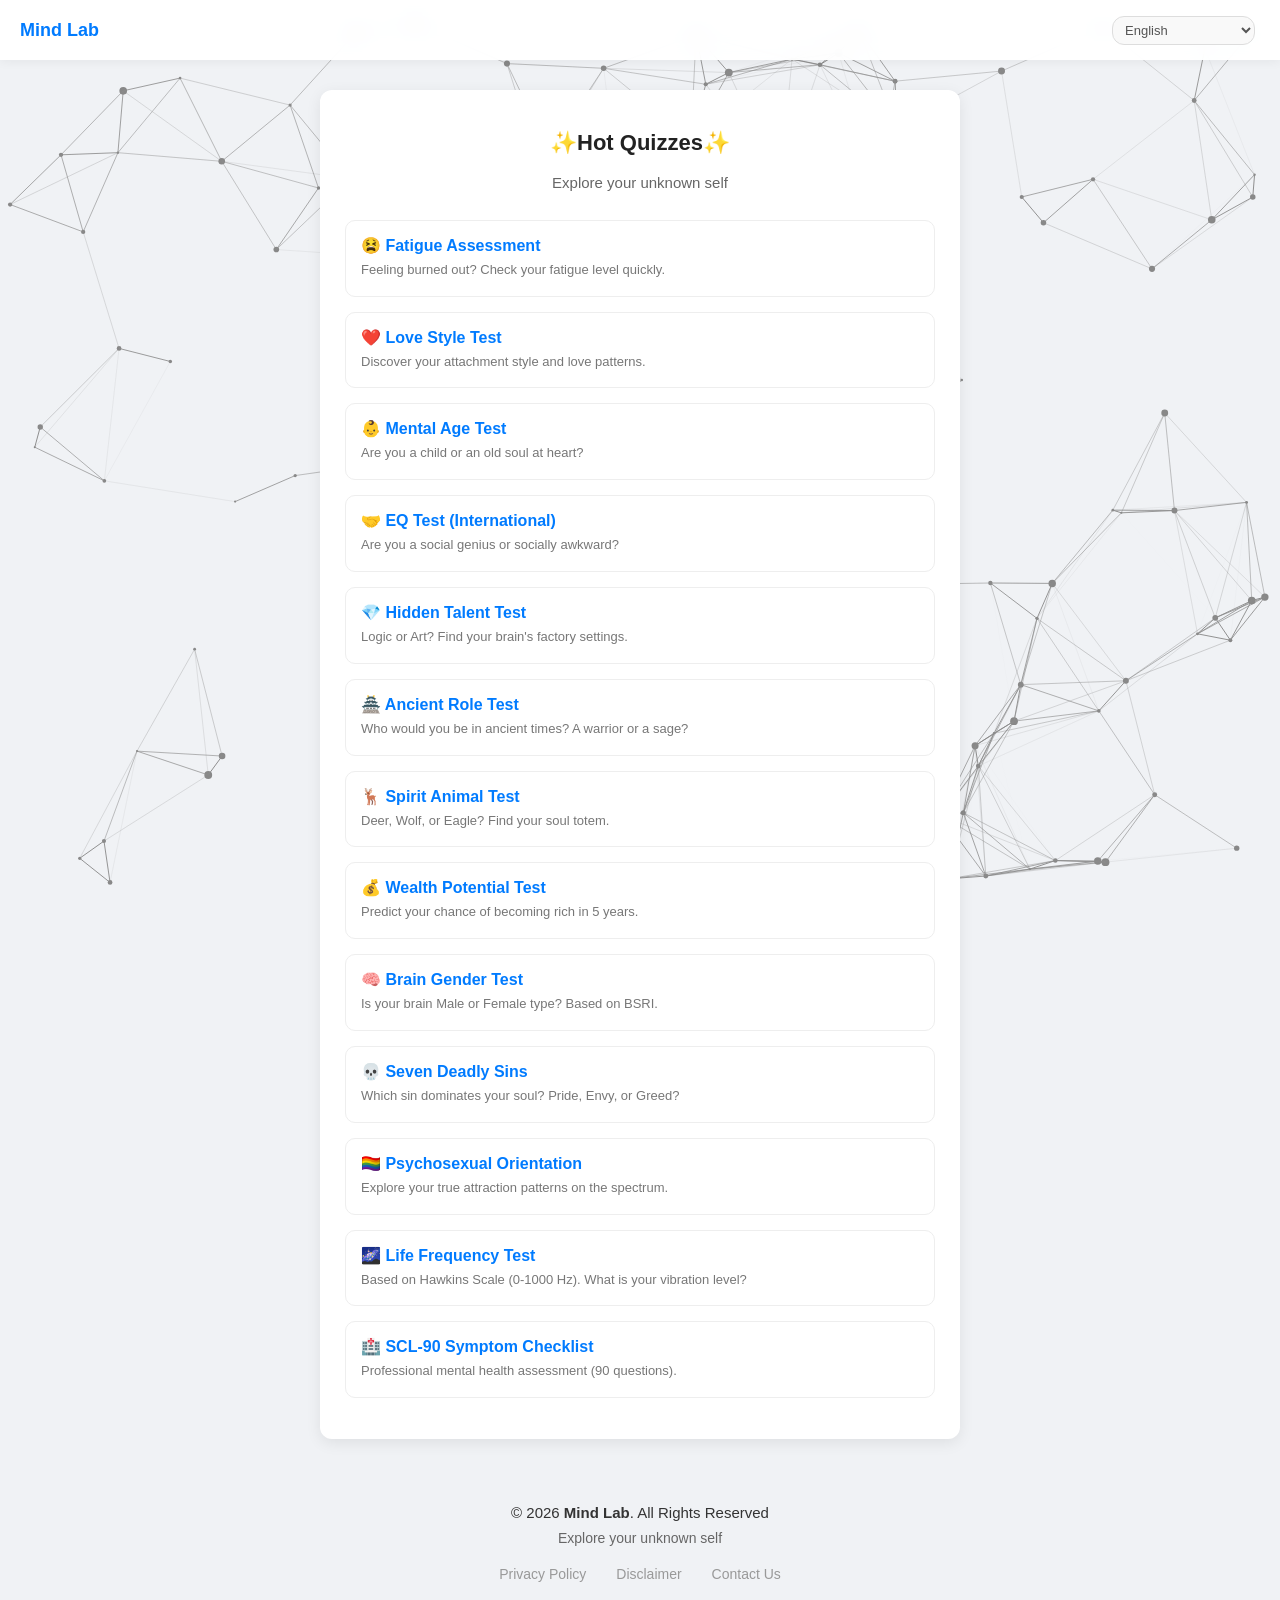
<file: index.html>
<!DOCTYPE html>
<html lang="en">
<head>
<!-- Google tag (gtag.js) -->
<script async src="https://www.googletagmanager.com/gtag/js?id=G-ZS5NJL8QSB"></script>
<script>
  window.dataLayer = window.dataLayer || [];
  function gtag(){dataLayer.push(arguments);}
  gtag('js', new Date());

  gtag('config', 'G-ZS5NJL8QSB');
</script>
    <meta charset="UTF-8">
    <meta name="viewport" content="width=device-width, initial-scale=1.0">
    <title data-i18n="site_title">Mind Lab</title>
    <link rel="stylesheet" href="style.css">
<link rel="icon" type="image/svg+xml" href="data:image/svg+xml,%3Csvg xmlns='http://www.w3.org/2000/svg' viewBox='0 0 100 100' fill='none'%3E%3Ccircle cx='50' cy='50' r='48' fill='%2334C759'/%3E%3Cpath d='M20 50 L35 50 L45 30 L55 70 L65 50 L80 50' stroke='white' stroke-width='8' stroke-linecap='round' stroke-linejoin='round'/%3E%3C/svg%3E">
        <script src="lang.js"></script> 
</head>
<body>
    <header class="site-header">
        <a href="index.html" class="site-logo">
            <span class="logo-text" data-i18n="site_title">Mind Lab</span>
        </a>

        <nav class="site-nav">
            <select id="lang-selector" onchange="changeLanguage(this.value)"></select>
        </nav>
    </header>

    <div class="main-container">
        <h1 data-i18n="list_title">Hot Quizzes</h1>
        <p data-i18n="footer_slogan">Explore your unknown self</p>
        
        <ul class="quiz-list" id="quiz-list-container">
            </ul>
    </div>

    <footer class="site-footer">
        <p class="copyright">© 2026 <strong data-i18n="site_title">Mind Lab</strong>. <span data-i18n="rights_reserved">All Rights Reserved</span></p>
        <p class="slogan" data-i18n="footer_slogan">Explore your unknown self</p>

        <div class="footer-links">
            <a href="javascript:void(0);" id="link-privacy" data-i18n="privacy">Privacy Policy</a>
            <a href="javascript:void(0);" id="link-terms" data-i18n="terms">Disclaimer</a>
            <a href="javascript:void(0);" id="link-contact" data-i18n="contact">Contact Us</a>
        </div>
    </footer>

    <script src="script.js"></script>
<script src="particles.js"></script>
</body>
</html>
</file>
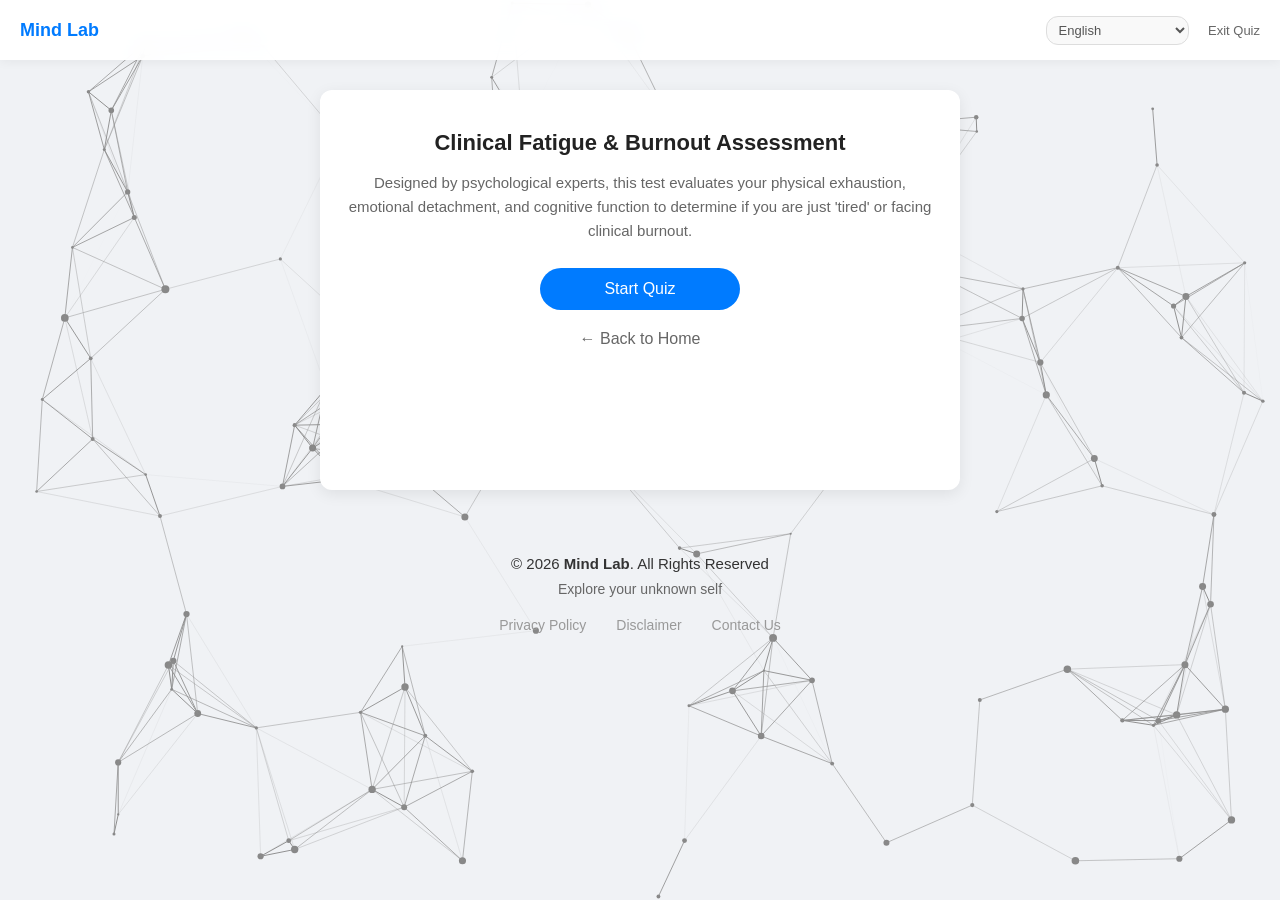
<file: quiz.html>
<!DOCTYPE html>
<html lang="en">
<head>
<!-- Google tag (gtag.js) -->
<script async src="https://www.googletagmanager.com/gtag/js?id=G-ZS5NJL8QSB"></script>
<script>
  window.dataLayer = window.dataLayer || [];
  function gtag(){dataLayer.push(arguments);}
  gtag('js', new Date());

  gtag('config', 'G-ZS5NJL8QSB');
</script>
    <meta charset="UTF-8">
    <meta name="viewport" content="width=device-width, initial-scale=1.0">
    <title data-i18n="site_title">Mind Lab</title>
    <link rel="stylesheet" href="style.css">
<link rel="icon" type="image/svg+xml" href="data:image/svg+xml,%3Csvg xmlns='http://www.w3.org/2000/svg' viewBox='0 0 100 100' fill='none'%3E%3Ccircle cx='50' cy='50' r='48' fill='%2334C759'/%3E%3Cpath d='M20 50 L35 50 L45 30 L55 70 L65 50 L80 50' stroke='white' stroke-width='8' stroke-linecap='round' stroke-linejoin='round'/%3E%3C/svg%3E">
    <script src="lang.js"></script>
</head>
<body>
    <header class="site-header">
        <a href="index.html" class="site-logo">
            <span class="logo-text" data-i18n="site_title">Mind Lab</span>
        </a>
        <nav class="site-nav">
            <select id="lang-selector" onchange="changeLanguage(this.value)"></select>
            <a href="index.html" data-i18n="exit_nav" style="margin-left: 10px; font-size: 13px;">Exit</a>
        </nav>
    </header>

    <div class="main-container">
        <div id="start-screen">
            <h1 id="quiz-title" data-i18n="loading">Loading...</h1>
            <p id="quiz-desc" data-i18n="loading">Loading...</p>
            
            <button class="btn-primary" onclick="startQuiz()" data-i18n="start_btn">Start Quiz</button>
            
            <div style="margin-top: 20px;">
                <a href="index.html" style="color: #666; text-decoration: none;" data-i18n="back_home">← Back to Home</a>
            </div>
        </div>

        <div id="quiz-screen" style="display: none;">
            <div class="progress"><span id="progress-text">1/11</span></div>
            <h2 id="question-text">Question</h2>
            
            <div id="options-box">
                </div>

            <div class="control-box">
                <button id="prev-btn" class="btn-secondary" onclick="prevQuestion()" style="display: none;" data-i18n="prev_btn">Previous</button>
            </div>
        </div>

        <div id="result-screen" style="display: none;">
            <h2 data-i18n="result_title">Result</h2>
            <h1 id="result-title">Title</h1>
            <div id="result-desc">Desc</div>
            
            <div class="share-section">
                <p style="color:#999; font-size:14px;" data-i18n="share_label">Share to:</p>
                <div class="share-buttons">
                    <button class="btn-share copy" onclick="copyLink()" data-i18n="copy_btn">📋 Copy</button>
                    <button class="btn-share weibo" onclick="shareTo('weibo')">Weibo</button>
                    <button class="btn-share x" onclick="shareTo('x')">Twitter</button>
                    <button class="btn-share fb" onclick="shareTo('facebook')">Facebook</button>
                </div>
            </div>

            <button class="btn-primary" onclick="location.reload()" data-i18n="restart_btn">Retake</button>
            <div style="margin-top: 15px;">
                <a href="index.html" style="color: #007bff; text-decoration: none;" data-i18n="back_home">← Back to Home</a>
            </div>
        </div>
    </div>

    <footer class="site-footer">
        <p class="copyright">© 2026 <strong data-i18n="site_title">Mind Lab</strong>. <span data-i18n="rights_reserved">All Rights Reserved</span></p>
        <p class="slogan" data-i18n="footer_slogan">Explore your unknown self</p>

        <div class="footer-links">
            <a href="javascript:void(0);" id="link-privacy" data-i18n="privacy">Privacy</a>
            <a href="javascript:void(0);" id="link-terms" data-i18n="terms">Terms</a>
            <a href="javascript:void(0);" id="link-contact" data-i18n="contact">Contact</a>
        </div>
    </footer>

    <script src="script.js"></script>
<script src="particles.js"></script>
</body>
</html>
</file>
<file: style.css>
/* style.css - 最终适配版 */


/* 1. 全局重置 */
* {
    box-sizing: border-box; /* 让宽高计算更符合直觉 */
}

body {
    font-family: -apple-system, BlinkMacSystemFont, "Segoe UI", Roboto, "Helvetica Neue", Arial, sans-serif;
    background-color: #f0f2f5;
    margin: 0;
    padding: 0;
    color: #333;
    /* 【关键修改】去掉了 display: flex，让网页恢复正常的从上到下流式布局 */
}

/* 2. 顶部导航栏 (吸顶 + 手机适配) */
.site-header {
    background-color: rgba(255, 255, 255, 0.95); /* 95%不透明度，微透 */
    height: 60px;
    display: flex;
    align-items: center;
    justify-content: space-between;
    padding: 0 20px;
    box-shadow: 0 2px 10px rgba(0,0,0,0.05);
    
    /* --- 核心修改开始 --- */
    position: sticky; /* 关键：粘性定位 */
    top: 0;           /* 距离顶部0px时吸附 */
    z-index: 1000;    /* 保证层级最高，永远压在内容上面 */
    width: 100%;      /* 宽度撑满 */
    backdrop-filter: blur(10px); /* 苹果风格的毛玻璃模糊效果 (支持现代浏览器) */
    -webkit-backdrop-filter: blur(10px); /* 兼容 Safari */
    /* --- 核心修改结束 --- */
}

/* 手机端适配微调 */
@media (max-width: 600px) {
    .site-header {
        padding: 0 15px; /* 手机端左右边距稍微小一点 */
    }
    .site-logo {
        font-size: 16px; /* 手机端Logo字号微调 */
    }
    .site-nav a {
        font-size: 12px; /* 退出按钮文字微调 */
    }
}

.site-logo {
    font-size: 18px; /* 稍微调小一点，适应手机 */
    font-weight: bold;
    color: #333;
    text-decoration: none;
    display: flex;
    align-items: center;
    gap: 5px;
}

.site-logo span {
    color: #007bff;
}

.site-nav a {
    text-decoration: none;
    color: #666;
    margin-left: 15px;
    font-size: 14px;
    transition: color 0.2s;
}

.site-nav a:hover {
    color: #007bff;
}

/* 3. 主内容容器 (响应式核心) */
.main-container {
    background-color: #ffffff;
    
    /* 【适配核心】 */
    width: 95%;           /* 手机上占95%宽度，两边留一点缝隙 */
    max-width: 640px;     /* 电脑/平板上最大只要640px，防止太宽难看 */
    margin: 30px auto;    /* 【关键】上下30px间距，左右自动居中(auto) */
    
    padding: 25px;        /* 内边距 */
    border-radius: 12px;  /* 圆角 */
    box-shadow: 0 4px 15px rgba(0,0,0,0.08);
    text-align: center;
    min-height: 400px;    /* 保证卡片有个最小高度，不会看起来太瘪 */
}

/* 4. 标题与文字优化 */
h1 { font-size: 22px; margin-bottom: 15px; color: #222; }
h2 { font-size: 18px; margin-bottom: 20px; color: #333; }
h3 { font-size: 16px; margin: 0; }
p { font-size: 15px; color: #666; line-height: 1.6; margin-bottom: 25px; }

/* 5. 按钮样式组 */
.btn-primary {
    background-color: #007bff;
    color: white;
    border: none;
    padding: 12px 35px;
    font-size: 16px;
    border-radius: 25px;
    cursor: pointer;
    transition: background 0.2s;
    width: 100%;           /* 手机上按钮撑满宽度，更好点 */
    max-width: 200px;      /* 电脑上限制宽度 */
}
.btn-primary:hover { background-color: #0056b3; }

.btn-secondary {
    background-color: #e2e6ea;
    color: #555;
    border: none;
    padding: 8px 20px;
    font-size: 14px;
    border-radius: 20px;
    cursor: pointer;
    margin-top: 10px;
}

/* 6. 选项按钮 (答题卡) */
.btn-option {
    display: block;
    width: 100%;
    background-color: #f8f9fa;
    border: 2px solid #e9ecef;
    padding: 15px;
    margin-bottom: 12px;
    font-size: 16px;
    border-radius: 8px;
    cursor: pointer;
    text-align: left;
    transition: all 0.2s;
    /* 防止手机点击有高亮背景 */
    -webkit-tap-highlight-color: transparent; 
}
.btn-option:hover { background-color: #e2e6ea; border-color: #dae0e5; }
.btn-option:active { background-color: #dbeafe; border-color: #007bff; transform: scale(0.99); }

/* 7. 首页列表样式 */
.quiz-list { list-style: none; padding: 0; text-align: left; }
.quiz-list li { margin-bottom: 15px; }

.quiz-link {
    display: block;
    background: #fff;
    padding: 15px; /* 稍微减小内边距，适应手机 */
    border-radius: 10px;
    text-decoration: none;
    color: #333;
    border: 1px solid #eee; /* 加个细边框，层次更清晰 */
    transition: transform 0.2s, box-shadow 0.2s;
}
.quiz-link:hover {
    transform: translateY(-2px);
    box-shadow: 0 4px 12px rgba(0,0,0,0.1);
    border-color: #007bff; /* 鼠标放上去边框变蓝 */
}
.quiz-link h3 { color: #007bff; margin-bottom: 5px; }
.quiz-link p { margin: 0; font-size: 13px; color: #777; }

/* 8. 分享区域 */
.share-section { margin-top: 30px; padding-top: 20px; border-top: 1px dashed #eee; }
.share-buttons { display: flex; flex-wrap: wrap; justify-content: center; gap: 8px; margin-bottom: 20px; }
.btn-share { border: none; padding: 8px 12px; border-radius: 4px; color: white; font-size: 12px; cursor: pointer; }
.btn-share.copy { background-color: #555; }
.btn-share.weibo { background-color: #d81e06; }
.btn-share.x { background-color: #000; }
.btn-share.fb { background-color: #3b5998; }

/* 9. 结果展示优化 */
#result-desc {
    text-align: left;
    font-size: 15px;
    color: #444;
    background: #f8f9fa;
    padding: 15px;
    border-radius: 8px;
    border-left: 4px solid #007bff;
    margin-bottom: 20px;
}

/* --- 媒体查询：针对超小屏幕（老款手机）的微调 --- */
@media (max-width: 400px) {
    .main-container {
        width: 100%;       /* 小手机占满全屏 */
        border-radius: 0;  /* 去掉圆角 */
        box-shadow: none;  /* 去掉阴影，看起来更像原生APP */
        margin: 0;         /* 去掉外边距 */
        padding: 20px 15px;
    }
    h1 { font-size: 20px; }
    .btn-option { padding: 12px; font-size: 15px; }
}

/* --- 页脚样式 (Footer) --- */
.site-footer {
    text-align: center;
    padding: 30px 0;
    color: #999;
    font-size: 13px;
    background-color: transparent;
}

/* --- 页脚样式 (Footer) 修复版 --- */
.site-footer {
    text-align: center;
    padding: 30px 0;
    color: #555; /* 全局文字加深 */
    font-size: 13px;
    background-color: transparent;
}

/* 1. 强制重置段落间距 */
.site-footer p {
    margin: 0;
    padding: 0;
    line-height: 1.8;
}

/* 2. 第一行：版权信息 (加深为近黑色) */
.site-footer .copyright {
    color: #333; 
    font-weight: 500;
}

/* 3. 第二行：Slogan (加深为深灰色) */
.site-footer .slogan {
    font-size: 14px;
    color: #666; 
    margin-bottom: 10px;
}

/* 4. 第三行：链接容器 */
.footer-links {
    display: flex;
    justify-content: center;
    gap: 30px; /* 链接之间的左右间距 */
    
    /* 【核心修改】直接给链接区加“头顶”距离 */
    /* 15px 是最合适的距离，既不宽也不挤 */
    margin-top: 15px; 
}

/* 链接文字样式 */
.footer-links a {
    text-decoration: none;
    color: #999;
    font-size: 14px;
    transition: color 0.2s;
}

.footer-links a:hover {
    color: #007bff;
    text-decoration: underline;
}

/* --- 语言选择器样式 --- */
#lang-selector {
    padding: 5px 8px;
    border-radius: 12px;
    border: 1px solid #ddd;
    color: #555;
    background: #f9f9f9;
    font-size: 13px;
    outline: none;
    cursor: pointer;
    margin-right: 5px;
}

#lang-selector:hover {
    border-color: #007bff;
    color: #007bff;
}

/* --- 粒子背景特效样式 --- */
#bg-canvas {
    position: fixed;
    top: 0;
    left: 0;
    width: 100%;
    height: 100%;
    z-index: -1; /* 关键：放在最底层，不会挡住按钮 */
    pointer-events: none; /* 让鼠标点击穿透画布，不影响网页操作 */
}
</file>
